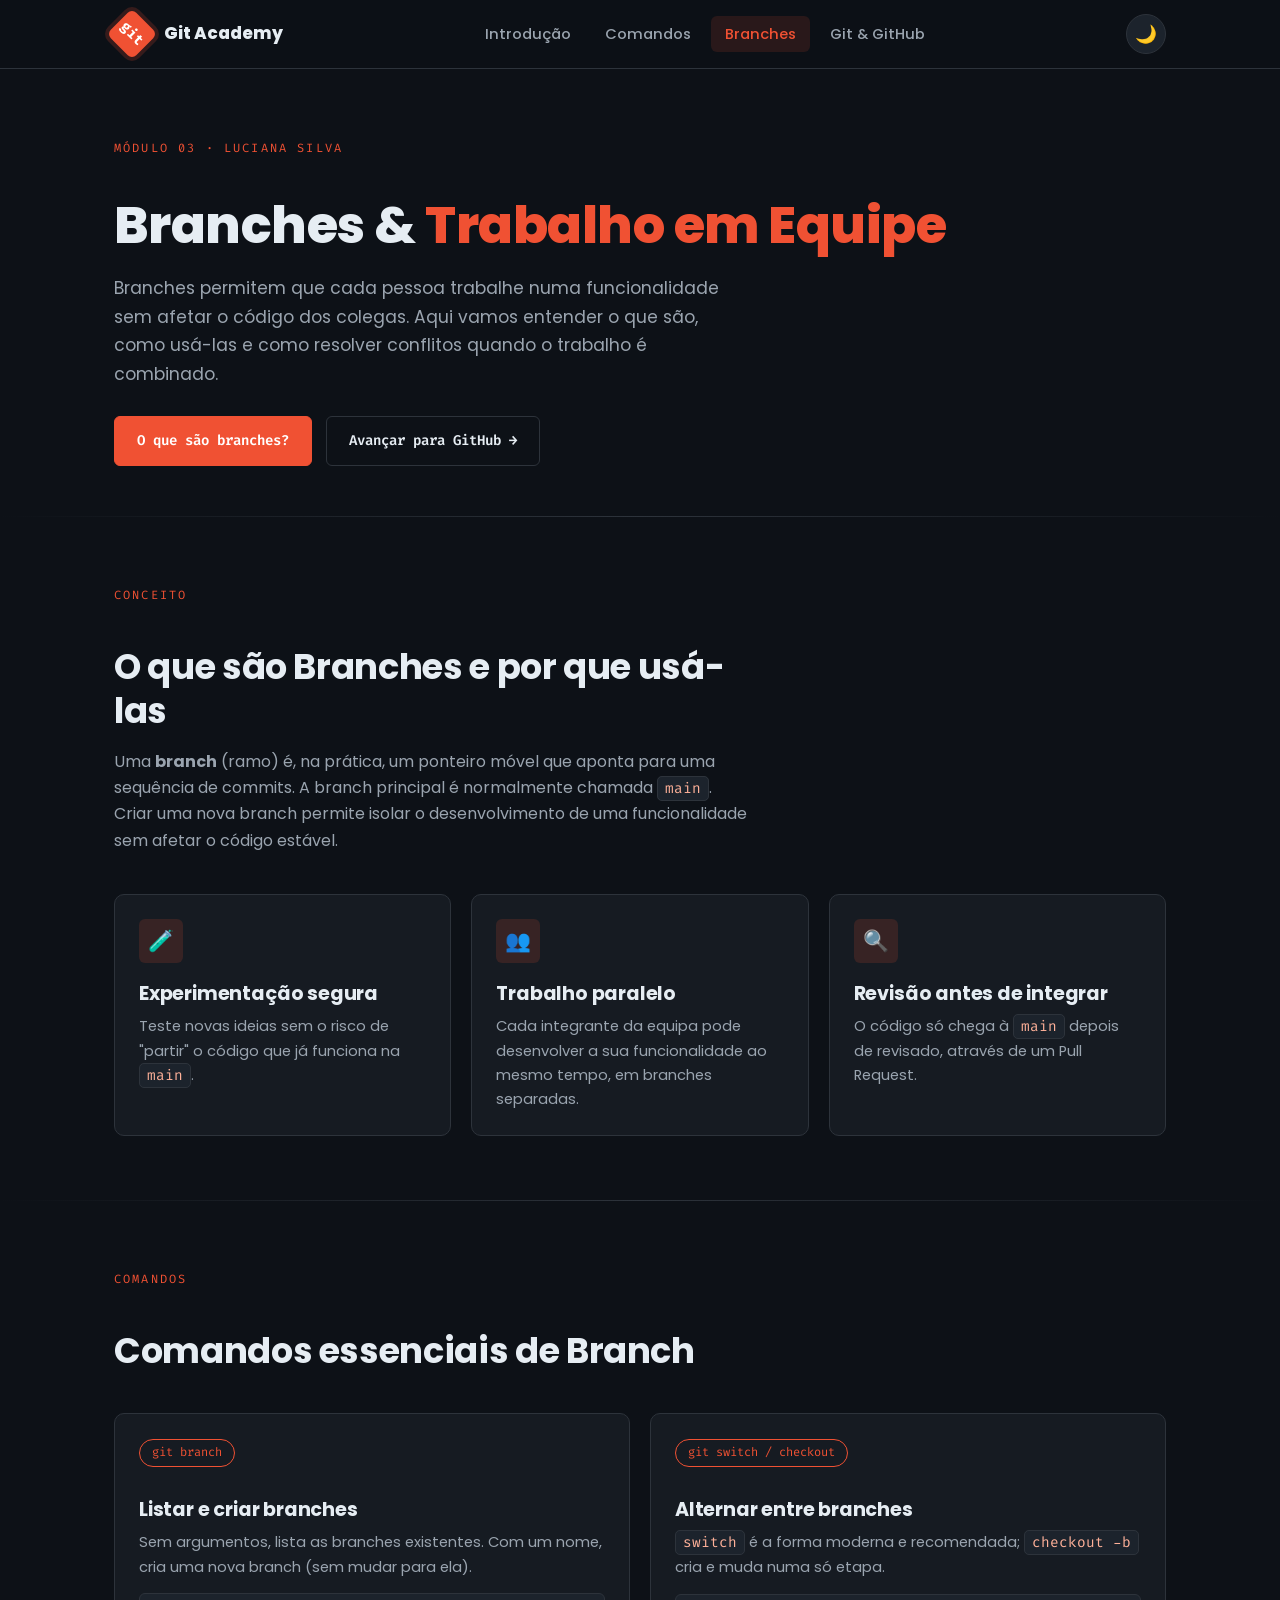
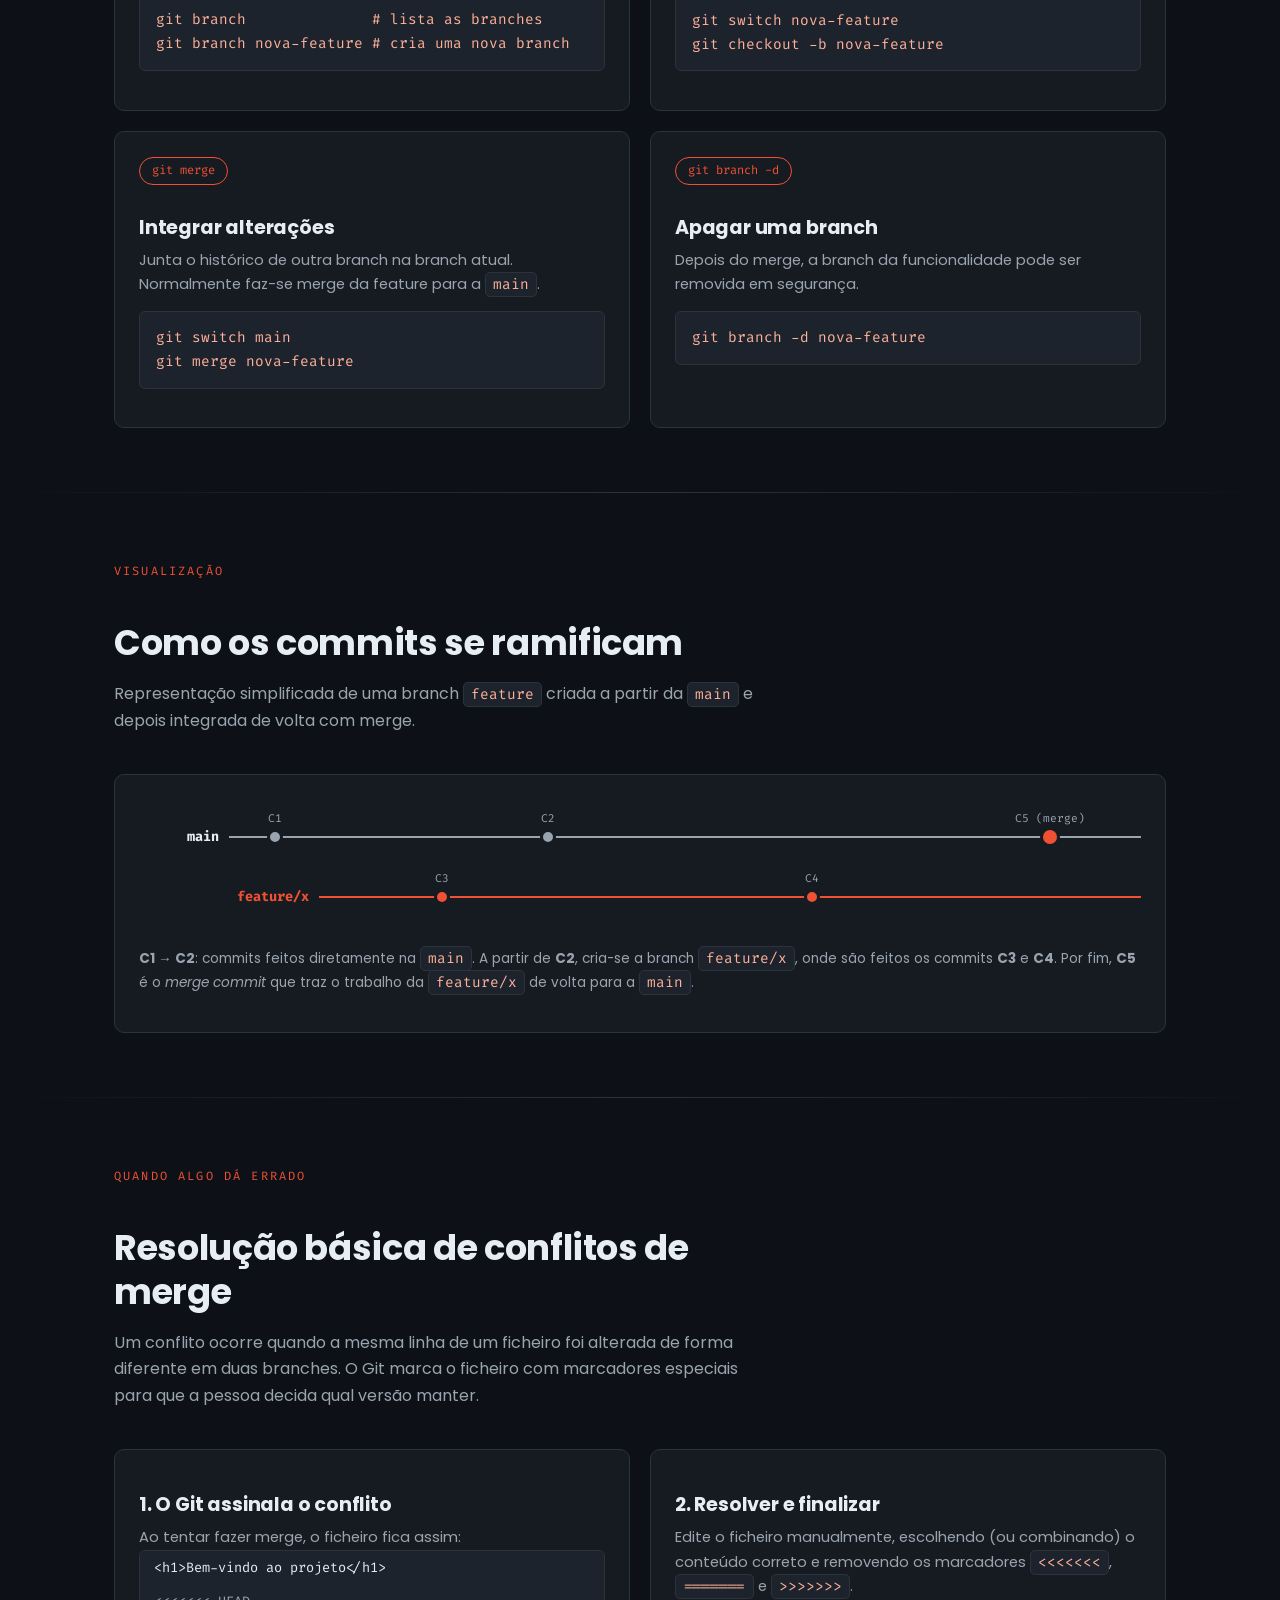
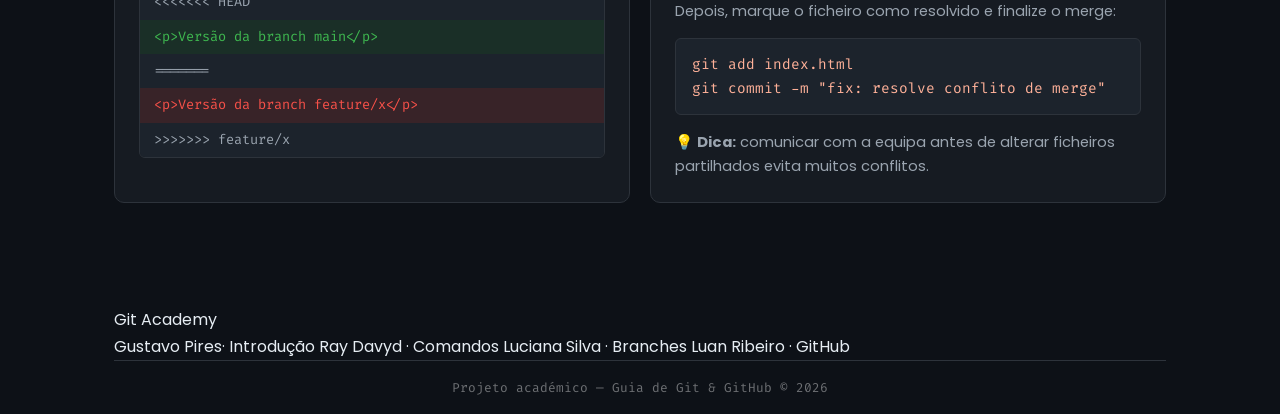
<file: index.html>
<!DOCTYPE html>
<html lang="en">
<head>
    <meta charset="UTF-8">
    <meta name="viewport" content="width=device-width, initial-scale=1.0">
    <title>Branches e Trabalho em Equipe | Git Academy</title>
    <link rel="stylesheet" href="css/style.css">
</head>
<body>
    <!-- ============ NAVBAR ============ -->
<nav class="navbar">
  <div class="nav-inner">
    <a href="index.html" class="nav-brand">
      <span class="logo-dot">git</span> Git Academy
    </a>
    <ul class="nav-links">
      <li><a href="index.html">Introdução</a></li>
      <li><a href="comandos.html">Comandos</a></li>
      <li><a href="branch.html" class="active">Branches</a></li>
      <li><a href="github.html">Git &amp; GitHub</a></li>
    </ul>
    <div class="nav-actions">
      <button class="theme-toggle" title="Alternar tema">🌙</button>
      <button class="nav-toggle" title="Abrir menu">☰</button>
    </div>
  </div>
</nav>

<!-- ============ HERO ============ -->
<header class="hero">
  <div class="container">
    <span class="eyebrow">Módulo 03 · Luciana Silva</span>
    <h1>Branches &amp; <span class="text-orange">Trabalho em Equipe</span></h1>
    <p class="lead">
      Branches permitem que cada pessoa trabalhe numa funcionalidade sem afetar
      o código dos colegas. Aqui vamos entender o que são, como usá-las e como
      resolver conflitos quando o trabalho é combinado.
    </p>
    <div class="actions">
      <a href="#branches" class="btn primary">O que são branches?</a>
      <a href="github.html" class="btn ghost">Avançar para GitHub →</a>
    </div>
  </div>
</header>

<div class="divider"></div>

<!-- ============ O QUE SÃO BRANCHES ============ -->
<section id="branches">
  <div class="container">
    <div class="section-head">
      <span class="eyebrow">Conceito</span>
      <h2>O que são Branches e por que usá-las</h2>
      <p>
        Uma <strong>branch</strong> (ramo) é, na prática, um ponteiro móvel que aponta
        para uma sequência de commits. A branch principal é normalmente chamada
        <code>main</code>. Criar uma nova branch permite isolar o desenvolvimento
        de uma funcionalidade sem afetar o código estável.
      </p>
    </div>

    <div class="grid cols-3">
      <div class="card">
        <div class="icon">🧪</div>
        <h3>Experimentação segura</h3>
        <p>Teste novas ideias sem o risco de "partir" o código que já funciona na <code>main</code>.</p>
      </div>
      <div class="card">
        <div class="icon">👥</div>
        <h3>Trabalho paralelo</h3>
        <p>Cada integrante da equipa pode desenvolver a sua funcionalidade ao mesmo tempo, em branches separadas.</p>
      </div>
      <div class="card">
        <div class="icon">🔍</div>
        <h3>Revisão antes de integrar</h3>
        <p>O código só chega à <code>main</code> depois de revisado, através de um Pull Request.</p>
      </div>
    </div>
  </div>
</section>

<div class="divider"></div>

<!-- ============ COMANDOS ESSENCIAIS ============ -->
<section id="comandos-branch">
  <div class="container">
    <div class="section-head">
      <span class="eyebrow">Comandos</span>
      <h2>Comandos essenciais de Branch</h2>
    </div>

    <div class="grid cols-2">
      <div class="card">
        <span class="badge">git branch</span>
        <h3>Listar e criar branches</h3>
        <p>Sem argumentos, lista as branches existentes. Com um nome, cria uma nova branch (sem mudar para ela).</p>
        <pre><code>git branch              # lista as branches
git branch nova-feature # cria uma nova branch</code></pre>
      </div>

      <div class="card">
        <span class="badge">git switch / checkout</span>
        <h3>Alternar entre branches</h3>
        <p><code>switch</code> é a forma moderna e recomendada; <code>checkout -b</code> cria e muda numa só etapa.</p>
        <pre><code>git switch nova-feature
git checkout -b nova-feature</code></pre>
      </div>

      <div class="card">
        <span class="badge">git merge</span>
        <h3>Integrar alterações</h3>
        <p>Junta o histórico de outra branch na branch atual. Normalmente faz-se merge da feature para a <code>main</code>.</p>
        <pre><code>git switch main
git merge nova-feature</code></pre>
      </div>

      <div class="card">
        <span class="badge">git branch -d</span>
        <h3>Apagar uma branch</h3>
        <p>Depois do merge, a branch da funcionalidade pode ser removida em segurança.</p>
        <pre><code>git branch -d nova-feature</code></pre>
      </div>
    </div>
  </div>
</section>

<div class="divider"></div>

<!-- ============ FLUXO VISUAL ============ -->
<section id="fluxo-visual">
  <div class="container">
    <div class="section-head">
      <span class="eyebrow">Visualização</span>
      <h2>Como os commits se ramificam</h2>
      <p>Representação simplificada de uma branch <code>feature</code> criada a partir da <code>main</code> e depois integrada de volta com merge.</p>
    </div>

    <div class="branch-diagram">
      <div style="position:relative;">
        <!-- linha do merge (diagonal simulada com posicionamento) -->
        <div class="branch-row main">
          <div class="branch-name">main</div>
          <div class="line">
            <span class="label" style="left:5%;">C1</span>
            <div class="commit-dot" style="left:5%;"></div>
            <span class="label" style="left:35%;">C2</span>
            <div class="commit-dot" style="left:35%;"></div>
            <span class="label" style="left:90%;">C5 (merge)</span>
            <div class="commit-dot" style="left:90%; width:20px; height:20px; background:var(--orange); border-color:var(--bg-soft);"></div>
          </div>
        </div>
        <div class="branch-row feature">
          <div class="branch-name">feature/x</div>
          <div class="line">
            <span class="label" style="left:15%;">C3</span>
            <div class="commit-dot" style="left:15%;"></div>
            <span class="label" style="left:60%;">C4</span>
            <div class="commit-dot" style="left:60%;"></div>
          </div>
        </div>
      </div>
      <p style="margin-top:20px; font-size:.85rem;">
        <strong>C1 → C2</strong>: commits feitos diretamente na <code>main</code>.
        A partir de <strong>C2</strong>, cria-se a branch <code>feature/x</code>, onde
        são feitos os commits <strong>C3</strong> e <strong>C4</strong>.
        Por fim, <strong>C5</strong> é o <em>merge commit</em> que traz o trabalho
        da <code>feature/x</code> de volta para a <code>main</code>.
      </p>
    </div>
  </div>
</section>

<div class="divider"></div>

<!-- ============ CONFLITOS ============ -->
<section id="conflitos">
  <div class="container">
    <div class="section-head">
      <span class="eyebrow">Quando algo dá errado</span>
      <h2>Resolução básica de conflitos de merge</h2>
      <p>
        Um conflito ocorre quando a mesma linha de um ficheiro foi alterada de
        forma diferente em duas branches. O Git marca o ficheiro com marcadores
        especiais para que a pessoa decida qual versão manter.
      </p>
    </div>

    <div class="grid cols-2">
      <div class="card">
        <h3>1. O Git assinala o conflito</h3>
        <p>Ao tentar fazer merge, o ficheiro fica assim:</p>
        <div class="conflict-box">
          <div class="conflict-line normal">&lt;h1&gt;Bem-vindo ao projeto&lt;/h1&gt;</div>
          <div class="conflict-line marker">&lt;&lt;&lt;&lt;&lt;&lt;&lt; HEAD</div>
          <div class="conflict-line head">&lt;p&gt;Versão da branch main&lt;/p&gt;</div>
          <div class="conflict-line marker">=======</div>
          <div class="conflict-line incoming">&lt;p&gt;Versão da branch feature/x&lt;/p&gt;</div>
          <div class="conflict-line marker">&gt;&gt;&gt;&gt;&gt;&gt;&gt; feature/x</div>
        </div>
      </div>

      <div class="card">
        <h3>2. Resolver e finalizar</h3>
        <p>Edite o ficheiro manualmente, escolhendo (ou combinando) o conteúdo correto e removendo os marcadores <code>&lt;&lt;&lt;&lt;&lt;&lt;&lt;</code>, <code>=======</code> e <code>&gt;&gt;&gt;&gt;&gt;&gt;&gt;</code>.</p>
        <p>Depois, marque o ficheiro como resolvido e finalize o merge:</p>
        <pre><code>git add index.html
git commit -m "fix: resolve conflito de merge"</code></pre>
        <p style="margin-top:10px;">💡 <strong>Dica:</strong> comunicar com a equipa antes de alterar ficheiros partilhados evita muitos conflitos.</p>
      </div>
    </div>
  </div>
</section>

<!-- ============ FOOTER ============ -->
<footer class="footer">
  <div class="container">
    <div class="footer-inner">
      <div class="footer-brand">Git Academy</div>
      <div class="footer-team">
        <span>Gustavo Pires· Introdução</span>
        <span>Ray Davyd · Comandos</span>
        <span>Luciana Silva · Branches</span>
        <span>Luan Ribeiro · GitHub</span>
      </div>
    </div>
    <div class="footer-bottom">Projeto académico — Guia de Git &amp; GitHub © 2026</div>
  </div>
</footer>

<script src="js/main.js"></script>
    
</body>
</html>
</file>
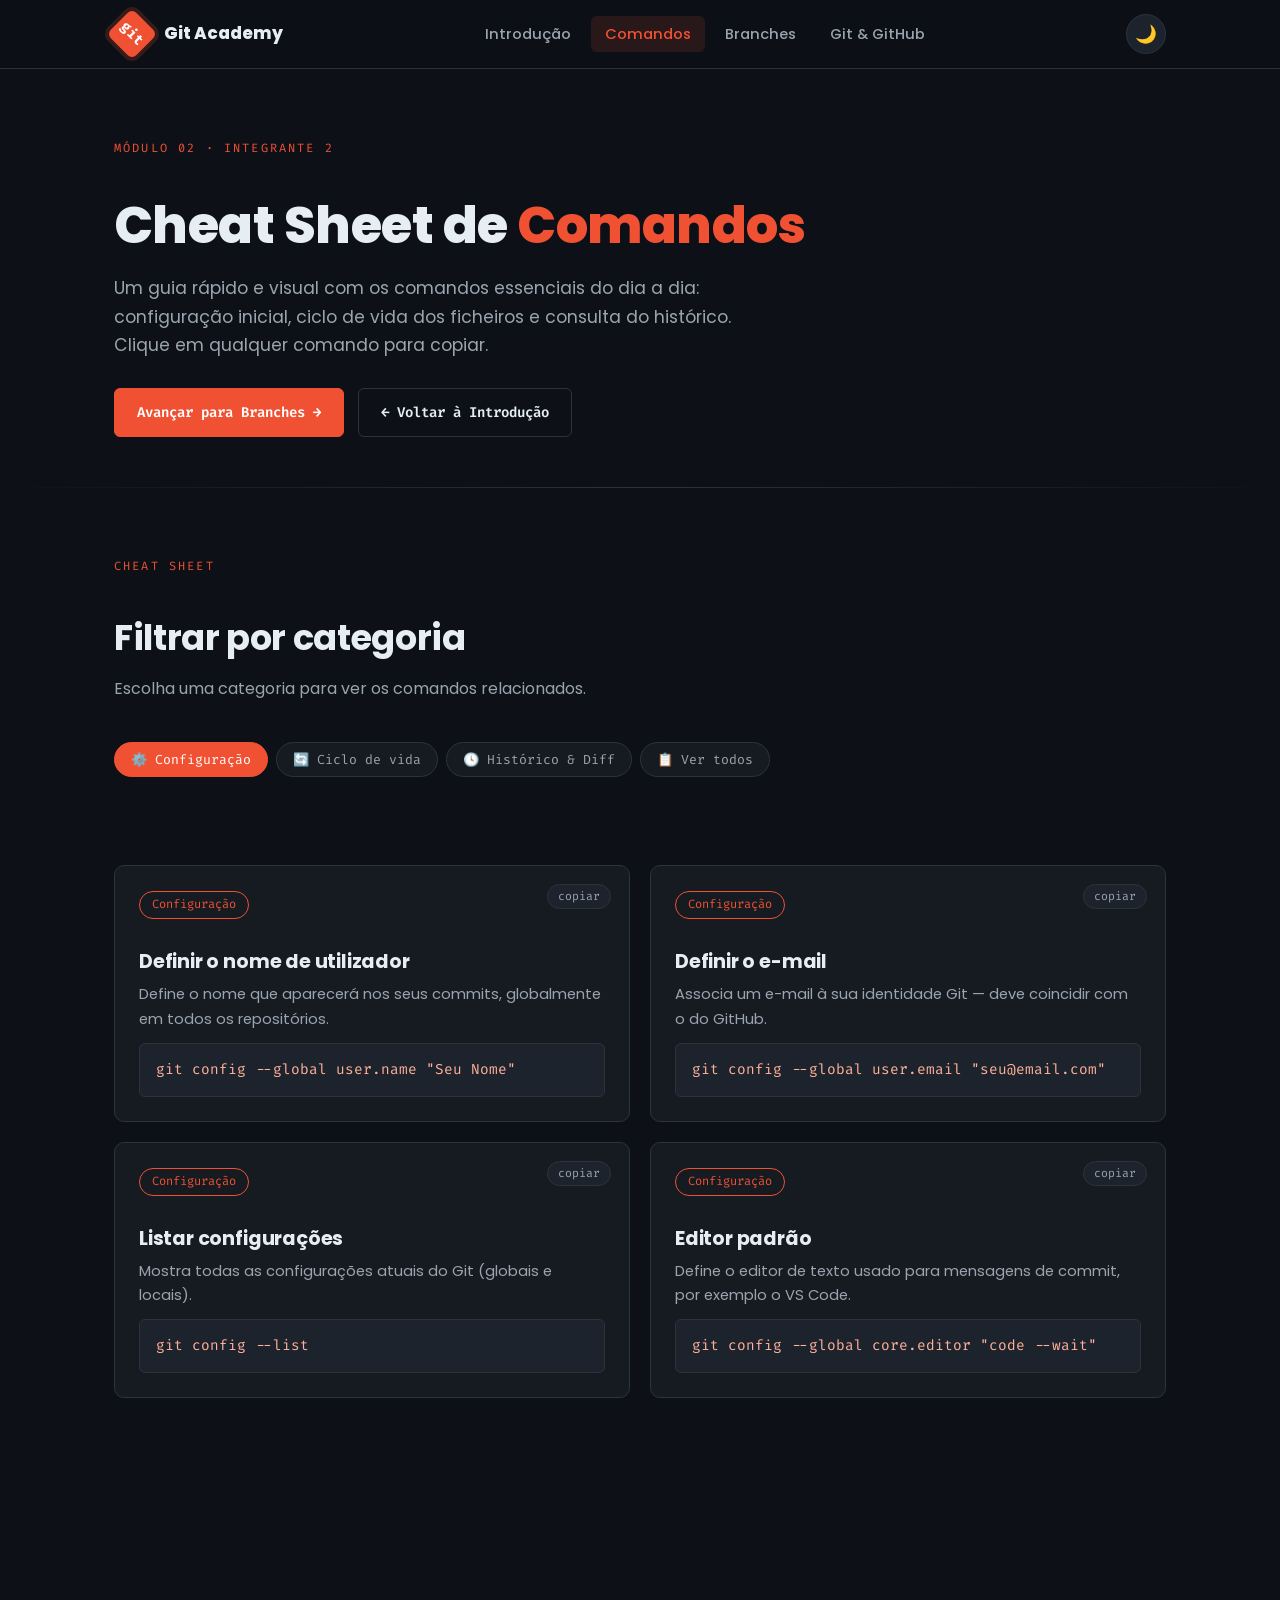
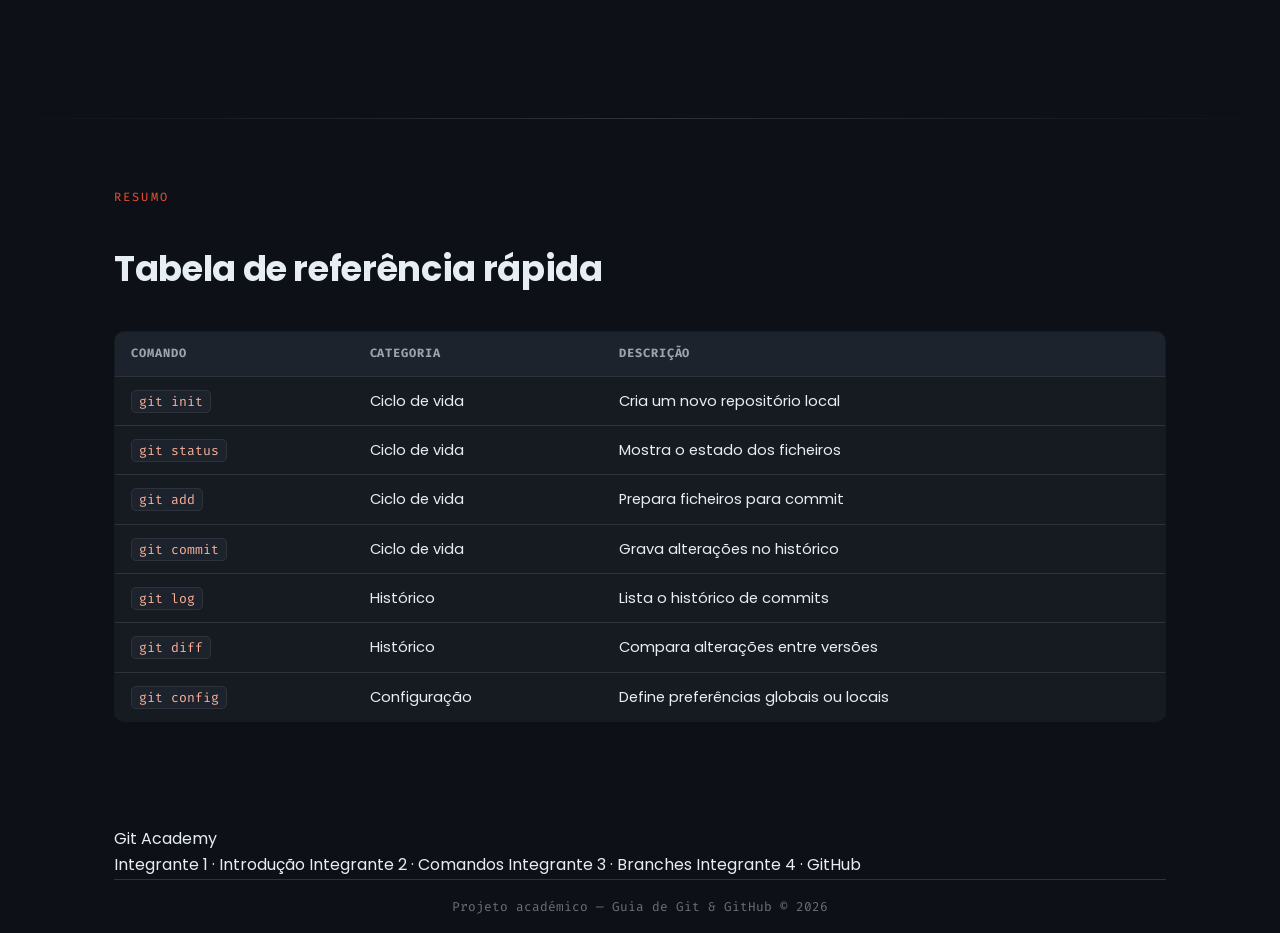
<file: comandos.html>
<!DOCTYPE html>
<html lang="pt-PT">
<head>
<meta charset="UTF-8">
<meta name="viewport" content="width=device-width, initial-scale=1.0">
<title>Comandos do Git | Git Academy</title>
<link rel="stylesheet" href="css/style.css">
</head>
<body>

<!--NAVBAR-->
<nav class="navbar">
  <div class="nav-inner">
    <a href="index.html" class="nav-brand">
      <span class="logo-dot">git</span> Git Academy
    </a>
    <ul class="nav-links">
      <li><a href="index.html">Introdução</a></li>
      <li><a href="comandos.html" class="active">Comandos</a></li>
      <li><a href="branch.html">Branches</a></li>
      <li><a href="github.html">Git &amp; GitHub</a></li>
    </ul>
    <div class="nav-actions">
      <button class="theme-toggle" title="Alternar tema">🌙</button>
      <button class="nav-toggle" title="Abrir menu">☰</button>
    </div>
  </div>
</nav>

<!--HERO-->
<header class="hero">
  <div class="container">
    <span class="eyebrow">Módulo 02 · Integrante 2</span>
    <h1>Cheat Sheet de <span class="text-orange">Comandos</span></h1>
    <p class="lead">
      Um guia rápido e visual com os comandos essenciais do dia a dia:
      configuração inicial, ciclo de vida dos ficheiros e consulta do histórico.
      Clique em qualquer comando para copiar.
    </p>
    <div class="actions">
      <a href="branch.html" class="btn primary">Avançar para Branches →</a>
      <a href="index.html" class="btn ghost">← Voltar à Introdução</a>
    </div>
  </div>
</header>

<div class="divider"></div>

<!--FILTROS-->
<section style="padding-bottom:0;">
  <div class="container">
    <div class="section-head">
      <span class="eyebrow">Cheat Sheet</span>
      <h2>Filtrar por categoria</h2>
      <p>Escolha uma categoria para ver os comandos relacionados.</p>
    </div>
    <div class="filter-bar">
      <button class="filter-btn active" data-group="config">⚙️ Configuração</button>
      <button class="filter-btn" data-group="ciclo">🔄 Ciclo de vida</button>
      <button class="filter-btn" data-group="historico">🕓 Histórico &amp; Diff</button>
      <button class="filter-btn" data-group="all">📋 Ver todos</button>
    </div>
  </div>
</section>

<!--CONFIGURAÇÃO INICIAL-->
<section id="config">
  <div class="container">
    <div class="cmd-group active grid cols-2" data-group="config">

      <div class="card cmd-card">
        <span class="badge">Configuração</span>
        <h3>Definir o nome de utilizador</h3>
        <p>Define o nome que aparecerá nos seus commits, globalmente em todos os repositórios.</p>
        <pre><code>git config --global user.name "Seu Nome"</code></pre>
        <button class="copy-btn">copiar</button>
      </div>

      <div class="card cmd-card">
        <span class="badge">Configuração</span>
        <h3>Definir o e-mail</h3>
        <p>Associa um e-mail à sua identidade Git — deve coincidir com o do GitHub.</p>
        <pre><code>git config --global user.email "seu@email.com"</code></pre>
        <button class="copy-btn">copiar</button>
      </div>

      <div class="card cmd-card">
        <span class="badge">Configuração</span>
        <h3>Listar configurações</h3>
        <p>Mostra todas as configurações atuais do Git (globais e locais).</p>
        <pre><code>git config --list</code></pre>
        <button class="copy-btn">copiar</button>
      </div>

      <div class="card cmd-card">
        <span class="badge">Configuração</span>
        <h3>Editor padrão</h3>
        <p>Define o editor de texto usado para mensagens de commit, por exemplo o VS Code.</p>
        <pre><code>git config --global core.editor "code --wait"</code></pre>
        <button class="copy-btn">copiar</button>
      </div>

    </div>
  </div>
</section>

<!-- ============ CICLO DE VIDA ============ -->
<section id="ciclo">
  <div class="container">
    <div class="cmd-group grid cols-2" data-group="ciclo">

      <div class="card cmd-card">
        <span class="badge">Ciclo de vida</span>
        <h3>git init</h3>
        <p>Inicializa um novo repositório Git na pasta atual, criando a pasta oculta <code>.git</code>.</p>
        <pre><code>git init</code></pre>
        <button class="copy-btn">copiar</button>
      </div>

      <div class="card cmd-card">
        <span class="badge">Ciclo de vida</span>
        <h3>git status</h3>
        <p>Mostra o estado atual: ficheiros modificados, novos ou prontos para commit.</p>
        <pre><code>git status</code></pre>
        <button class="copy-btn">copiar</button>
      </div>

      <div class="card cmd-card">
        <span class="badge">Ciclo de vida</span>
        <h3>git add</h3>
        <p>Move alterações para a "staging area", preparando-as para o próximo commit.</p>
        <pre><code>git add ficheiro.txt
git add .   # adiciona tudo</code></pre>
        <button class="copy-btn">copiar</button>
      </div>

      <div class="card cmd-card">
        <span class="badge">Ciclo de vida</span>
        <h3>git commit</h3>
        <p>Grava as alterações preparadas no histórico, com uma mensagem descritiva.</p>
        <pre><code>git commit -m "feat: adiciona pagina inicial"</code></pre>
        <button class="copy-btn">copiar</button>
      </div>

    </div>
  </div>
</section>

<!--HISTÓRICO E DIFF-->
<section id="historico">
  <div class="container">
    <div class="cmd-group grid cols-2" data-group="historico">

      <div class="card cmd-card">
        <span class="badge">Histórico</span>
        <h3>git log</h3>
        <p>Lista o histórico de commits, do mais recente para o mais antigo.</p>
        <pre><code>git log
git log --oneline --graph</code></pre>
        <button class="copy-btn">copiar</button>
      </div>

      <div class="card cmd-card">
        <span class="badge">Histórico</span>
        <h3>git diff</h3>
        <p>Mostra as diferenças entre o estado atual dos ficheiros e o último commit.</p>
        <pre><code>git diff
git diff --staged</code></pre>
        <button class="copy-btn">copiar</button>
      </div>

      <div class="card cmd-card">
        <span class="badge">Histórico</span>
        <h3>git show</h3>
        <p>Mostra os detalhes e as alterações de um commit específico.</p>
        <pre><code>git show &lt;hash-do-commit&gt;</code></pre>
        <button class="copy-btn">copiar</button>
      </div>

      <div class="card cmd-card">
        <span class="badge">Histórico</span>
        <h3>git restore</h3>
        <p>Descarta alterações não confirmadas num ficheiro, voltando à última versão guardada.</p>
        <pre><code>git restore ficheiro.txt</code></pre>
        <button class="copy-btn">copiar</button>
      </div>

    </div>
  </div>
</section>

<!--TABELA RESUMO-->
<div class="divider"></div>
<section>
  <div class="container">
    <div class="section-head">
      <span class="eyebrow">Resumo</span>
      <h2>Tabela de referência rápida</h2>
    </div>
    <table>
      <thead>
        <tr><th>Comando</th><th>Categoria</th><th>Descrição</th></tr>
      </thead>
      <tbody>
        <tr><td><code>git init</code></td><td>Ciclo de vida</td><td>Cria um novo repositório local</td></tr>
        <tr><td><code>git status</code></td><td>Ciclo de vida</td><td>Mostra o estado dos ficheiros</td></tr>
        <tr><td><code>git add</code></td><td>Ciclo de vida</td><td>Prepara ficheiros para commit</td></tr>
        <tr><td><code>git commit</code></td><td>Ciclo de vida</td><td>Grava alterações no histórico</td></tr>
        <tr><td><code>git log</code></td><td>Histórico</td><td>Lista o histórico de commits</td></tr>
        <tr><td><code>git diff</code></td><td>Histórico</td><td>Compara alterações entre versões</td></tr>
        <tr><td><code>git config</code></td><td>Configuração</td><td>Define preferências globais ou locais</td></tr>
      </tbody>
    </table>
  </div>
</section>

<!--FOOTER-->
<footer class="footer">
  <div class="container">
    <div class="footer-inner">
      <div class="footer-brand">Git Academy</div>
      <div class="footer-team">
        <span>Integrante 1 · Introdução</span>
        <span>Integrante 2 · Comandos</span>
        <span>Integrante 3 · Branches</span>
        <span>Integrante 4 · GitHub</span>
      </div>
    </div>
    <div class="footer-bottom">Projeto académico — Guia de Git &amp; GitHub © 2026</div>
  </div>
</footer>

<script src="js/main.js"></script>
</body>
</html>
</file>
<file: css/style.css>
/* ---------- Fontes ---------- */
@import url('https://fonts.googleapis.com/css2?family=Poppins:wght@400;500;600;700;800&family=Fira+Code:wght@400;500;600&display=swap');

/* ---------- Tokens / Variáveis ---------- */
:root{
  --orange: #f05133;   
  --orange-dark: #c43e22;
  --orange-light: #ff8a65;
  --red: #c0392b;

  --bg: #0d1117;
  --bg-soft: #161b22;
  --bg-elevated: #1c232c;
  --line: #2d333b;
  --text: #e6edf3;
  --text-muted: #9aa4af;
  --code-text: #ffb199;

  /* Tipografia */
  --font-heading: 'Poppins', sans-serif;
  --font-body: 'Poppins', sans-serif;
  --font-mono: 'Fira Code', monospace;

  /* Layout */
  --max-width: 1100px;
  --radius: 10px;
  --radius-sm: 6px;
  --shadow: 0 10px 30px -15px rgba(0,0,0,.6);
  --transition: 0.25s ease;
}

/* ---------- Reset básico ---------- */
*,*::before,*::after{ box-sizing: border-box; }
html{ scroll-behavior: smooth; }
body{
  margin:0;
  background: var(--bg);
  color: var(--text);
  font-family: var(--font-body);
  line-height: 1.65;
  transition: background var(--transition), color var(--transition);
  -webkit-font-smoothing: antialiased;
}
img{ max-width:100%; display:block; }
a{ color: var(--orange-light); text-decoration:none; }
a:hover{ text-decoration: underline; }

h1,h2,h3,h4{
  font-family: var(--font-heading);
  font-weight: 700;
  line-height: 1.25;
  letter-spacing: -0.01em;
  color: var(--text);
}
h1{ font-size: clamp(2.2rem, 5vw, 3.2rem); font-weight: 800; }
h2{ font-size: clamp(1.6rem, 3vw, 2.2rem); margin-bottom: .5rem; }
h3{ font-size: 1.2rem; }
p{ color: var(--text-muted); }

code, pre{
  font-family: var(--font-mono);
  font-size: .9rem;
}
code{
  background: var(--bg-elevated);
  border: 1px solid var(--line);
  color: var(--code-text);
  padding: 2px 7px;
  border-radius: 5px;
}
pre{
  background: var(--bg-elevated);
  border: 1px solid var(--line);
  border-radius: var(--radius-sm);
  padding: 14px 16px;
  overflow-x: auto;
  color: var(--text);
}
pre code{ background:none; border:none; padding:0; }

.container{
  max-width: var(--max-width);
  margin: 0 auto;
  padding: 0 24px;
}

/* ---------- Eyebrow / Section heads ---------- */
.eyebrow{
  display:inline-block;
  font-family: var(--font-mono);
  font-size: .75rem;
  letter-spacing: .18em;
  text-transform: uppercase;
  color: var(--orange);
  margin-bottom: 10px;
}
.section-head{ max-width: 640px; margin-bottom: 40px; }
.section-head p{ font-size: 1rem; }

section{ padding: 64px 0; }
.divider{
  height:1px;
  background: linear-gradient(90deg, transparent, var(--line), transparent);
}

/* NAVBAR */
.navbar{
  position: sticky;
  top: 0;
  z-index: 1000;
  background: color-mix(in srgb, var(--bg) 85%, transparent);
  backdrop-filter: blur(10px);
  border-bottom: 1px solid var(--line);
}
.nav-inner{
  max-width: var(--max-width);
  margin: 0 auto;
  padding: 14px 24px;
  display:flex;
  align-items:center;
  justify-content: space-between;
  gap: 20px;
}
.nav-brand{
  display:flex; align-items:center; gap:14px;
  font-family: var(--font-heading);
  font-weight: 800;
  font-size: 1.05rem;
  color: var(--text);
}
.nav-brand .logo-dot{
  width: 36px; height: 36px;
  border-radius: 6px;
  transform: rotate(45deg);
  background: var(--orange);
  display:flex; align-items:center; justify-content:center;
  color:#fff; font-family: var(--font-mono); font-weight:700; font-size:.9rem;
  box-shadow: 0 0 0 4px color-mix(in srgb, var(--orange) 18%, transparent);
}

.nav-brand .logo-dot span{
  transform: rotate(-45deg);
  display: block;
}

.nav-links{
  display:flex; align-items:center; gap: 6px;
  list-style:none; margin:0; padding:0;
}
.nav-links a{
  color: var(--text-muted);
  font-weight: 500;
  font-size: .92rem;
  padding: 8px 14px;
  border-radius: var(--radius-sm);
  transition: color var(--transition), background var(--transition);
  text-decoration: none;
}
.nav-links a:hover{
  color: var(--text);
  background: var(--bg-elevated);
}
.nav-links a.active{
  color: var(--orange);
  background: color-mix(in srgb, var(--orange) 12%, transparent);
}
.nav-actions{ display:flex; align-items:center; gap:10px; }

/* Theme toggle button */
.theme-toggle{
  width: 40px; height: 40px;
  border-radius: 50%;
  border: 1px solid var(--line);
  background: var(--bg-elevated);
  color: var(--text);
  display:flex; align-items:center; justify-content:center;
  cursor:pointer;
  font-size: 1.1rem;
  transition: border-color var(--transition), transform var(--transition);
}
.theme-toggle:hover{ border-color: var(--orange); transform: rotate(15deg); }

/* Mobile menu toggle */
.nav-toggle{
  display:none;
  width:40px; height:40px;
  border-radius: var(--radius-sm);
  border: 1px solid var(--line);
  background: var(--bg-elevated);
  color: var(--text);
  font-size: 1.2rem;
  cursor: pointer;
}

@media (max-width: 820px){
  .nav-toggle{ display:flex; align-items:center; justify-content:center; }
  .nav-links{
    position: absolute;
    top: 100%; left:0; right:0;
    flex-direction: column;
    align-items: stretch;
    background: var(--bg-soft);
    border-bottom: 1px solid var(--line);
    padding: 10px 16px 16px;
    gap: 4px;
    display: none;
  }
  .nav-links.open{ display:flex; }
  .nav-links a{ padding: 12px 14px; }
}

/* BOTÕES */
.btn{
  display:inline-flex; align-items:center; gap:8px;
  font-family: var(--font-mono);
  font-weight: 600;
  font-size: .88rem;
  padding: 12px 22px;
  border-radius: var(--radius-sm);
  border: 1px solid var(--line);
  color: var(--text);
  background: transparent;
  cursor:pointer;
  transition: all var(--transition);
  text-decoration:none;
}
.btn.primary{
  background: var(--orange);
  border-color: var(--orange);
  color: #fff;
}
.btn.primary:hover{ background: var(--orange-dark); text-decoration:none; }
.btn.ghost:hover{ border-color: var(--orange); color: var(--orange); text-decoration:none; }

/* HERO */
.hero{
  padding: 70px 0 50px;
}
.hero .eyebrow{ display:block; }
.hero h1{ margin-bottom: 16px; }
.hero .lead{
  font-size: 1.08rem;
  max-width: 620px;
  margin-bottom: 28px;
}
.hero .actions{ display:flex; gap:14px; flex-wrap:wrap; }

/* CARDS GENÉRICOS */
.card{
  background: var(--bg-soft);
  border: 1px solid var(--line);
  border-radius: var(--radius);
  padding: 24px;
  transition: transform var(--transition), border-color var(--transition);
}
.card:hover{ transform: translateY(-4px); border-color: var(--orange); }
.card .icon{
  width: 44px; height:44px;
  border-radius: var(--radius-sm);
  background: color-mix(in srgb, var(--orange) 15%, transparent);
  color: var(--orange);
  display:flex; align-items:center; justify-content:center;
  font-size: 1.3rem;
  margin-bottom: 14px;
}
.card h3{ margin-bottom: 8px; }
.card p{ font-size: .92rem; margin:0; }

.grid{
  display:grid;
  gap: 20px;
}
.grid.cols-2{ grid-template-columns: repeat(2, 1fr); }
.grid.cols-3{ grid-template-columns: repeat(3, 1fr); }
.grid.cols-4{ grid-template-columns: repeat(4, 1fr); }

@media (max-width: 900px){
  .grid.cols-2, .grid.cols-3, .grid.cols-4{ grid-template-columns: 1fr 1fr; }
}
@media (max-width: 620px){
  .grid.cols-2, .grid.cols-3, .grid.cols-4{ grid-template-columns: 1fr; }
}

.hero-container {
  display: flex;
  align-items: center;
  justify-content: space-between;
  gap: 40px;
}

.hero-text {
  flex: 1;
}

.hero-img {
  flex-shrink: 0;
  display: flex;
  align-items: center;
  justify-content: center;
}

.git-float {
  width: 220px;
  animation: float 3s ease-in-out infinite;
  filter: drop-shadow(0 0 30px rgba(255, 255, 255, 0.3));
}

@keyframes float {
  0%   { transform: translateY(0px); }
  50%  { transform: translateY(-18px); }
  100% { transform: translateY(0px); }
}

@media (max-width: 768px) {
  .hero-container {
    flex-direction: column;
    text-align: center;
  }
  .git-float {
    width: 150px;
  }
}

/* TABELAS */
table{
  width:100%;
  border-collapse: collapse;
  background: var(--bg-soft);
  border: 1px solid var(--line);
  border-radius: var(--radius);
  overflow: hidden;
}
th, td{
  text-align:left;
  padding: 12px 16px;
  border-bottom: 1px solid var(--line);
  font-size: .92rem;
}
th{
  font-family: var(--font-mono);
  text-transform: uppercase;
  font-size: .75rem;
  letter-spacing: .08em;
  color: var(--text-muted);
  background: var(--bg-elevated);
}
tr:last-child td{ border-bottom:none; }
td code{ font-size: .82rem; }

/* TIMELINE  */
.timeline{
  position:relative;
  padding-left: 28px;
  border-left: 2px solid var(--line);
}
.timeline-item{ position: relative; padding-bottom: 28px; }
.timeline-item:last-child{ padding-bottom:0; }
.timeline-item::before{
  content:"";
  position:absolute;
  left:-35px; top:4px;
  width:12px; height:12px;
  border-radius:50%;
  background: var(--orange);
  border: 3px solid var(--bg);
}
.timeline-item .year{
  font-family: var(--font-mono);
  color: var(--orange);
  font-weight:700;
  font-size: .85rem;
}
.timeline-item h4{ margin: 4px 0 6px; }
.timeline-item p{ margin:0; font-size: .92rem; }

/* TABS */
.tabs{ display:flex; gap:8px; margin-bottom: 16px; flex-wrap:wrap; }
.tab-btn{
  font-family: var(--font-mono);
  font-size: .85rem;
  padding: 9px 18px;
  border-radius: var(--radius-sm);
  border: 1px solid var(--line);
  background: var(--bg-soft);
  color: var(--text-muted);
  cursor:pointer;
  transition: all var(--transition);
}
.tab-btn.active{
  background: var(--orange);
  color: #fff;
  border-color: var(--orange);
}
.tab-panel{ display:none; }
.tab-panel.active{ display:block; }

/* FOOTER */
.footer{
  margin-top: 40px;
}
.footer-top{
  background: var(--bg-soft);
  border-top: 1px solid var(--orange);
  padding: 50px 0 40px;
}
.footer-grid{
  display: grid;
  grid-template-columns: 2fr 1fr 1fr;
  gap: 40px;
}
.footer-col .footer-brand{
  display: flex;
  align-items: center;
  gap: 10px;
  font-family: var(--font-heading);
  font-weight: 800;
  font-size: 1.1rem;
  color: #fff;
  margin-bottom: 12px;
}
.footer-col .logo-dot{
  width: 28px; height: 28px;
  border-radius: 8px;
  background: rgba(255,255,255,0.2);
  display: flex; align-items: center; justify-content: center;
  color: #fff;
  font-family: var(--font-mono);
  font-weight: 700;
  font-size: .9rem;
}
.footer-desc{
  color: rgba(255,255,255,0.85) !important;
  font-size: .9rem;
  line-height: 1.6;
  margin: 0;
}
.footer-title{
  color: #fff !important;
  font-size: .95rem;
  margin-bottom: 14px;
  font-family: var(--font-mono);
  text-transform: uppercase;
  letter-spacing: .1em;
}
.footer-list{
  list-style: none;
  padding: 0; margin: 0;
  display: flex;
  flex-direction: column;
  gap: 8px;
}
.footer-list li{
  color: rgba(255,255,255,0.85);
  font-size: .9rem;
  font-family: var(--font-mono);
}
.footer-email{
  display: flex;
  align-items: center;
  gap: 6px;
  font-size: .78rem;
  color: var(--text-muted) !important;
}
.footer-socials{
  display: flex;
  gap: 12px;
}
.footer-socials a{
  width: 38px; height: 38px;
  border-radius: 50%;
  background: rgba(255,255,255,0.15);
  border: 1px solid rgba(255,255,255,0.25);
  display: flex; align-items: center; justify-content: center;
  color: #fff;
  transition: all var(--transition);
}
.footer-socials a:hover{
  background: rgba(255,255,255,0.3);
  transform: translateY(-3px);
  text-decoration: none;
}
.footer-bottom{
  background: var(--bg);
  border-top: 1px solid var(--line);
  text-align: center;
  font-size: .8rem;
  color: rgba(255,255,255,0.4);
  padding: 16px 0;
  font-family: var(--font-mono);
}

@media (max-width: 768px){
  .footer-grid{
    grid-template-columns: 1fr;
    gap: 30px;
  }
}
/* UTILITÁRIOS */
.text-orange{ color: var(--orange); }
.text-center{ text-align:center; }
.mt-0{ margin-top:0; }
.badge{
  display:inline-block;
  font-family: var(--font-mono);
  font-size: .75rem;
  border: 1px solid var(--orange);
  color: var(--orange);
  border-radius: 999px;
  padding: 3px 12px;
  margin-bottom: 12px;
}

/* Estilos específicos: Comandos (comandos.html)  */

  .cmd-card{ position:relative; }
  .cmd-card pre{ margin: 12px 0 0; }
  .cmd-card .copy-btn{
    position:absolute; top:18px; right:18px;
    font-family: var(--font-mono);
    font-size: .72rem;
    border:1px solid var(--line);
    background: var(--bg-elevated);
    color: var(--text-muted);
    border-radius: 999px;
    padding: 4px 10px;
    cursor:pointer;
    transition: all var(--transition);
  }
  .cmd-card .copy-btn:hover{ border-color: var(--orange); color: var(--orange); }
  .cmd-card .copy-btn.copied{ color:#2ea043; border-color:#2ea043; }

  .filter-bar{ display:flex; gap:8px; flex-wrap:wrap; margin-bottom: 24px; }
  .filter-btn{
    font-family: var(--font-mono);
    font-size: .82rem;
    padding: 8px 16px;
    border-radius: 999px;
    border:1px solid var(--line);
    background: var(--bg-soft);
    color: var(--text-muted);
    cursor:pointer;
    transition: all var(--transition);
  }
  .filter-btn.active{ background:var(--orange); border-color:var(--orange); color:#fff; }

  .cmd-group{ display:none; }
  .cmd-group.active{ display:grid; }


/* Estilos específicos: Branches (branch.html) */

  .branch-diagram{
    background: var(--bg-soft);
    border:1px solid var(--line);
    border-radius: var(--radius);
    padding: 32px 24px 24px;
    overflow-x:auto;
  }
  .branch-row{
    display:flex; align-items:center; gap:0;
    position:relative;
    min-width: 640px;
    height: 60px;
  }
  .branch-row .line{
    flex:1; height:2px; background: var(--line); position:relative;
  }
  .branch-row.main .line{ background: var(--text-muted); }
  .branch-row.feature .line{ background: var(--orange); }
  .branch-row.feature{ margin-left: 90px; }

  .commit-dot{
    width:16px; height:16px; border-radius:50%;
    border: 3px solid var(--bg-soft);
    position:absolute; top:50%; transform:translate(-50%,-50%);
    z-index:2;
  }
  .branch-row.main .commit-dot{ background: var(--text-muted); }
  .branch-row.feature .commit-dot{ background: var(--orange); }

  .branch-row .label{
    position:absolute; top:-26px; transform:translateX(-50%);
    font-family: var(--font-mono); font-size:.7rem; color: var(--text-muted);
    white-space:nowrap;
  }
  .branch-row .branch-name{
    font-family: var(--font-mono); font-weight:700; font-size:.85rem;
    width: 90px; flex-shrink:0; padding-right:10px; text-align:right;
  }
  .branch-row.main .branch-name{ color: var(--text); }
  .branch-row.feature .branch-name{ color: var(--orange); }

  .merge-line{
    position:absolute; border-left:2px dashed var(--orange);
    z-index:1;
  }

  /* ---------- Resolução de conflitos ---------- */
  .conflict-box{
    font-family: var(--font-mono);
    font-size: .85rem;
    border-radius: var(--radius-sm);
    overflow:hidden;
    border:1px solid var(--line);
  }
  .conflict-line{ padding: 6px 14px; white-space:pre; }
  .conflict-line.head{ background: rgba(46,160,67,.15); color:#3fb950; }
  .conflict-line.incoming{ background: rgba(248,81,73,.15); color:#f85149; }
  .conflict-line.marker{ background: var(--bg-elevated); color: var(--text-muted); }
  .conflict-line.normal{ background: var(--bg-elevated); color: var(--text); }


/* Estilos específicos: GitHub (github.html) git*/
.vs-wrap{
    display:grid; grid-template-columns: 1fr auto 1fr; gap: 24px; align-items:center;
  }
  .vs-divider{
    font-family: var(--font-heading); font-weight:800; font-size:1.4rem;
    color: var(--orange);
    width:56px; height:56px; border-radius:50%;
    border:2px solid var(--orange);
    display:flex; align-items:center; justify-content:center;
  }
  @media (max-width:820px){
    .vs-wrap{ grid-template-columns: 1fr; }
    .vs-divider{ margin: 0 auto; }
  }

  .steps{ counter-reset: step; }
  .step{
    display:grid; grid-template-columns: 48px 1fr; gap:18px;
    padding: 18px 0; position:relative;
  }
  .step:not(:last-child)::after{
    content:""; position:absolute; left:23px; top:50px; bottom:-4px;
    width:1px; background: var(--line);
  }
  .step .num{
    counter-increment: step;
    width:48px; height:48px; border-radius:50%;
    background: var(--bg-elevated); border:1px solid var(--line);
    display:flex; align-items:center; justify-content:center;
    font-family: var(--font-mono); font-weight:700; color:var(--orange);
    z-index:1;
  }
  .step .num::before{ content: counter(step); }
  .step h4{ margin-bottom:4px; }
  .step p{ margin:0 0 8px; font-size:.92rem; }
</file>
